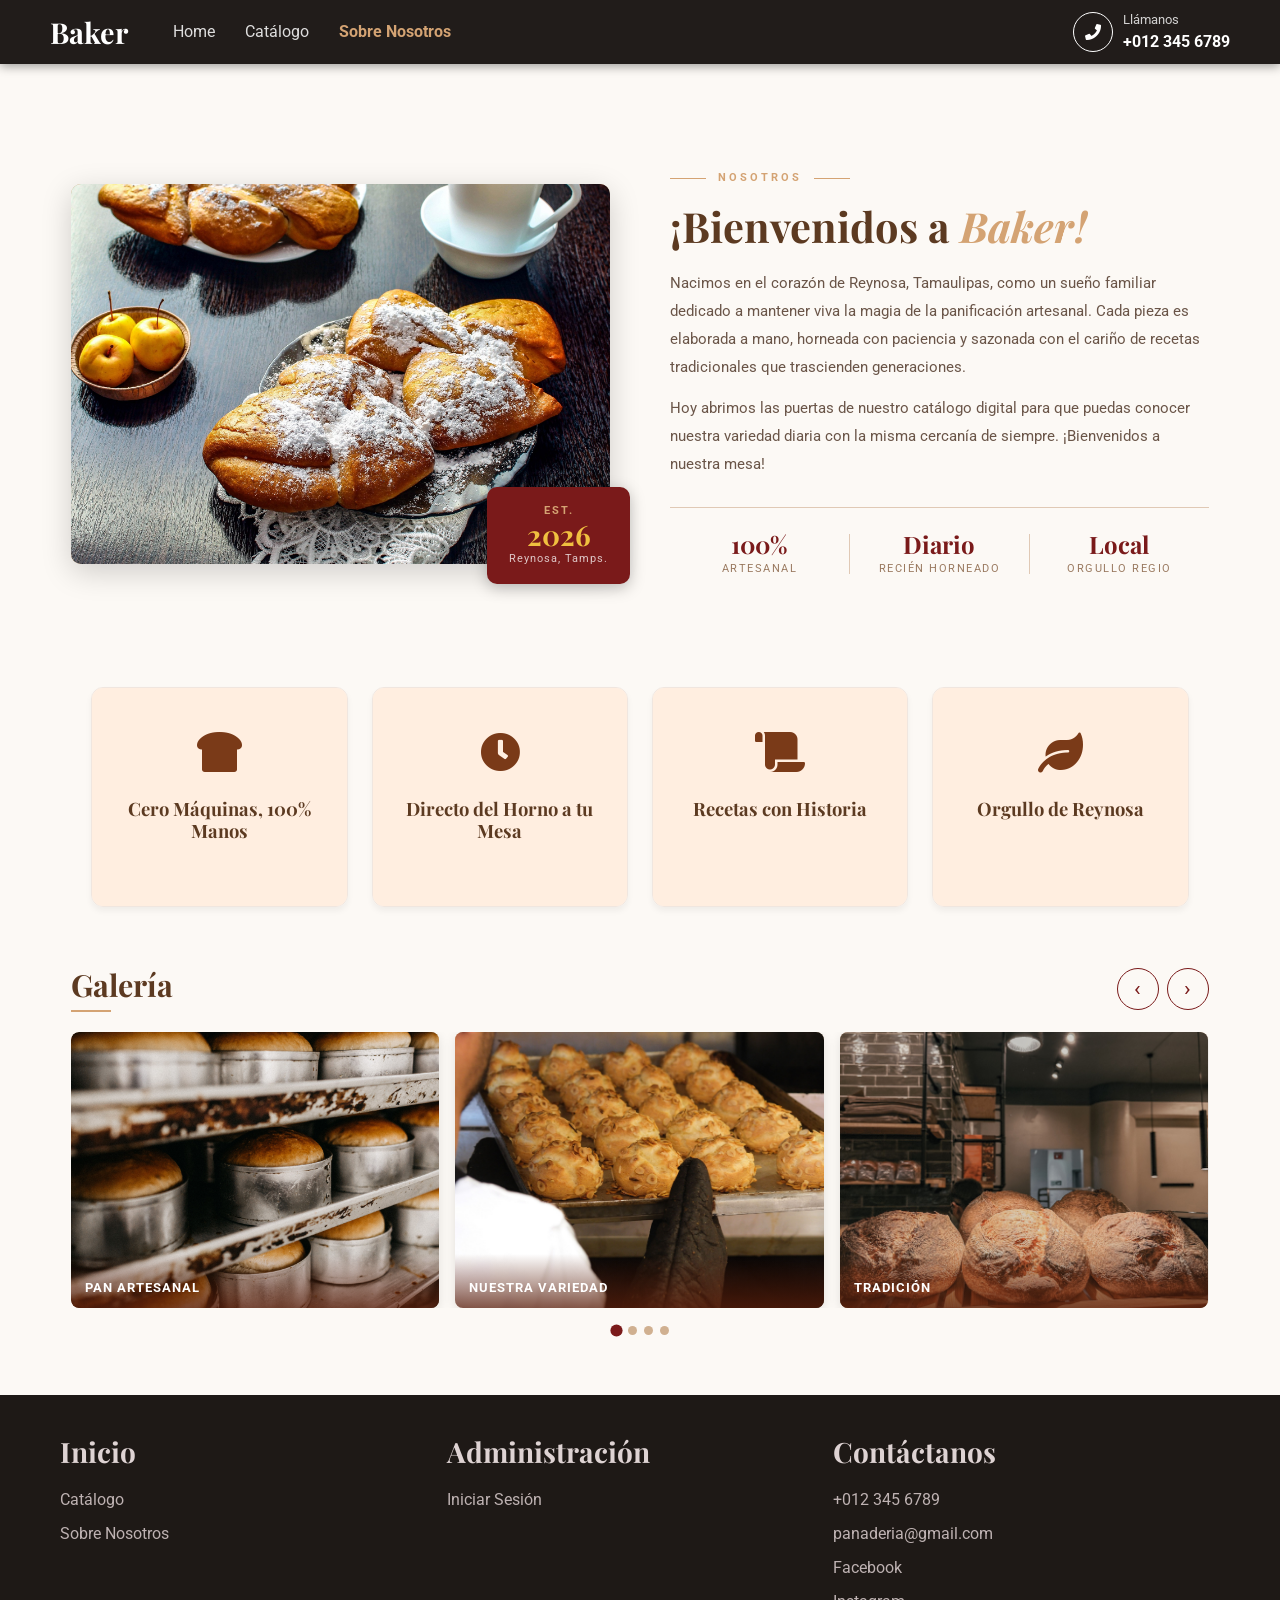
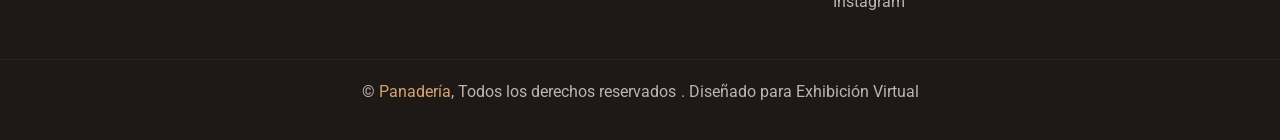
<file: historia.html>
<!DOCTYPE html>
<html lang="es">
<head>
    <meta charset="UTF-8">
    <meta name="viewport" content="width=device-width, initial-scale=1.0">
    <title>Panadería - Sobre Nosotros</title>

    <link rel="preconnect" href="https://fonts.googleapis.com">
    <link rel="preconnect" href="https://fonts.gstatic.com" crossorigin>
    <link href="https://fonts.googleapis.com/css2?family=Playfair+Display:wght@600;700&family=Roboto:wght@400;500&display=swap" rel="stylesheet"> 

    <link href="https://cdnjs.cloudflare.com/ajax/libs/font-awesome/5.10.0/css/all.min.css" rel="stylesheet">
    <link href="https://cdn.jsdelivr.net/npm/bootstrap-icons@1.4.1/font/bootstrap-icons.css" rel="stylesheet">

    <link href="https://cdn.jsdelivr.net/npm/bootstrap@5.3.0/dist/css/bootstrap.min.css" rel="stylesheet">
    <link rel="stylesheet" href="stylehistory.css">
</head>
<body class="historia_html">

    <!-- MENÚ DE NAVEGACIÓN UNIFICADO Y CORREGIDO -->
    <nav class="contenedor-1-inicio">
        <div class="menu-interno">
            <a href="index.html" class="menu-marca">
                <h1 class="logo-texto">Baker</h1>
            </a>
            
            <!-- BOTÓN CORREGIDO CON ICONO DE FONT AWESOME -->
            <button type="button" class="menu-boton-movil" onclick="controlarMenu()">
                <img src="assets/menupan.svg" alt="Menú" class="icono-menu">
            </button>
            
            <!-- 3. Enlaces -->
            <div class="menu-enlaces" id="menuEnlaces">
                <a href="index.html" class="enlace-normal">Home</a>
                <a href="categorias.html" class="enlace-normal">Catálogo</a>
                <a href="historia.html" class="enlace-activo">Sobre Nosotros</a>
            </div>

            
            <div class="bloque-telefono">
                <div class="icono-circulo-telefono">
                    <i class="fa fa-phone"></i>
                </div>
                <div class="datos-telefono">
                    <small class="texto-pequeno">Llámanos</small>
                    <p class="numero-telefono">+012 345 6789</p>
                </div>
            </div>
        </div>
    </nav>
    <!--Fin del menu-->

    <!-- =============================================
         SECCIÓN SOBRE NOSOTROS MEJORADA
         ============================================= -->
    <section class="nosotros-seccion">

        <!-- Bloque superior: collage + texto -->
        <div class="nosotros-layout">

            <!-- COLLAGE DE IMÁGENES (izquierda) -->
            <div class="nosotros-collage">
                <div class="collage-foto-grande">
                    <img src="assets/img1.jpg" id="foto-1" class="foto_carru activa" alt="Panadería Baker">
                    <img src="assets/img2.jpg" id="foto-2" class="foto_carru" alt="Nuestro pan">
                    <img src="assets/img3.jpg" id="foto-3" class="foto_carru" alt="Tradición artesanal">
                </div>
                <div class="collage-etiqueta">
                    <span class="collage-etiqueta-anno">Est.</span> <!-- Creación (fecha) -->
                    <span class="collage-etiqueta-num">2026</span>
                    <span class="collage-etiqueta-texto">Reynosa, Tamps.</span>
                </div>
            </div>

            <!-- TEXTO (derecha) -->
            <div class="nosotros-texto">
                <div class="nosotros-eyebrow">
                    <span class="nosotros-eyebrow-linea"></span>
                    <span class="nosotros-eyebrow-label">Nosotros</span>
                    <span class="nosotros-eyebrow-linea"></span>
                </div>

                <h1 class="nosotros-titulo">
                    ¡Bienvenidos a <em>Baker!</em>
                </h1>

                <p class="nosotros-descripcion">
                    Nacimos en el corazón de Reynosa, Tamaulipas, como un sueño familiar dedicado a mantener 
                    viva la magia de la panificación artesanal. Cada pieza es elaborada a mano, horneada con 
                    paciencia y sazonada con el cariño de recetas tradicionales que trascienden generaciones.
                </p>

                <p class="nosotros-descripcion">
                    Hoy abrimos las puertas de nuestro catálogo digital para que puedas conocer nuestra 
                    variedad diaria con la misma cercanía de siempre. ¡Bienvenidos a nuestra mesa!
                </p>

                <!-- Estadísticas -->
                <div class="nosotros-stats">
                    <div class="stat-item">
                        <span class="stat-num">100%</span>
                        <span class="stat-label">Artesanal</span>
                    </div>
                    <div class="stat-divider"></div>
                    <div class="stat-item">
                        <span class="stat-num">Diario</span>
                        <span class="stat-label">Recién horneado</span>
                    </div>
                    <div class="stat-divider"></div>
                    <div class="stat-item">
                        <span class="stat-num">Local</span>
                        <span class="stat-label">Orgullo Regio</span>
                    </div>
                </div>
            </div>
        </div>

        <!-- TARJETAS DE DATOS -->
        <div class="datos-container">
            <!-- Tarjeta 1 -->
            <div class="dat-card" onclick="this.classList.toggle('activa')">
                <div class="dat-card-frente">
                    <div class="dat-icon"><i class="fas fa-bread-slice"></i></div>
                    <h3>Cero Máquinas, 100% Manos</h3>
                </div>
                <div class="dat-card-reverso">
                    <div class="rev-icon"><i class="fas fa-bread-slice"></i></div>
                    <h3>Cero Máquinas, 100% Manos</h3>
                    <p>Cada una de nuestras piezas se amasa, moldea y decora completamente a mano.</p>
                </div>
            </div>

            <!-- Tarjeta 2 -->
            <div class="dat-card" onclick="this.classList.toggle('activa')">
                <div class="dat-card-frente">
                    <div class="dat-icon"><i class="fas fa-clock"></i></div>
                    <h3>Directo del Horno a tu Mesa</h3>
                </div>
                <div class="dat-card-reverso">
                    <div class="rev-icon"><i class="fas fa-clock"></i></div>
                    <h3>Directo del Horno a tu Mesa</h3>
                    <p>Nuestra producción es del día. Se hornea en la madrugada para asegurar que llegue a tus manos con la máxima frescura, aroma y sabor tradicional.</p>
                </div>
            </div>

            <!-- Tarjeta 3 -->
            <div class="dat-card" onclick="this.classList.toggle('activa')">
                <div class="dat-card-frente">
                    <div class="dat-icon"><i class="fas fa-scroll"></i></div>
                    <h3>Recetas con Historia</h3>
                </div>
                <div class="dat-card-reverso">
                    <div class="rev-icon"><i class="fas fa-scroll"></i></div>
                    <h3>Recetas con Historia</h3>
                    <p>Muchas de las variedades que disfrutas hoy están hechas con recetas familiares que se han cuidado y transmitido por años.</p>
                </div>
            </div>

            <!-- Tarjeta 4 -->
            <div class="dat-card" onclick="this.classList.toggle('activa')">
                <div class="dat-card-frente">
                    <div class="dat-icon"><i class="fas fa-leaf"></i></div>
                    <h3>Orgullo de Reynosa</h3>
                </div>
                <div class="dat-card-reverso">
                    <div class="rev-icon"><i class="fas fa-leaf"></i></div>
                    <h3>Orgullo de Reynosa</h3>
                    <p>Nacimos y crecimos en Reynosa, Tamaulipas. Somos un negocio local y familiar impulsado por adultos mayores.</p>
                </div>
            </div>
        </div>

        <!-- CARRUSEL DE GALERÍA -->
        <div class="galeria-seccion">
            <div class="galeria-encabezado">
                <h2 class="galeria-titulo">Galería</h2>
                <div class="galeria-controles">
                    <button class="galeria-btn" id="galeriaPrev" aria-label="Anterior">&#8249;</button>
                    <button class="galeria-btn" id="galeriaNex" aria-label="Siguiente">&#8250;</button>
                </div>
            </div>

            <div class="galeria-pista-wrap">
                <div class="galeria-pista" id="galeriaPista">
                    <div class="galeria-card">
                        <img src="assets/img4.jpg" alt="Pan artesanal Baker" loading="lazy">
                        <div class="galeria-card-label">Pan Artesanal</div>
                    </div>
                    <div class="galeria-card">
                        <img src="assets/img5.jpg" alt="Variedad Baker" loading="lazy">
                        <div class="galeria-card-label">Nuestra Variedad</div>
                    </div>
                    <div class="galeria-card">
                        <img src="assets/img6.jpg" alt="Tradición Baker" loading="lazy">
                        <div class="galeria-card-label">Tradición</div>
                    </div>
                    <div class="galeria-card">
                        <img src="assets/img7.jpg" alt="Pan recién horneado" loading="lazy">
                        <div class="galeria-card-label">Recién Horneado</div>
                    </div>
                    <div class="galeria-card">
                        <img src="assets/img8.jpg" alt="Sabor casero" loading="lazy">
                        <div class="galeria-card-label">Sabor Casero</div>
                    </div>
                    <div class="galeria-card">
                        <img src="assets/img9.jpg" alt="Hecho con amor" loading="lazy">
                        <div class="galeria-card-label">Hecho con Amor</div>
                    </div>
                </div>
            </div>

            <!-- Puntos indicadores -->
            <div class="galeria-puntos" id="galeriaPuntos"></div>
        </div>

    </section>

    <!-- Contenedor de copyright -->
    <footer>
        <div class="footer-container">
            <div class="footer-column">
                <h3>Inicio</h3>
                <ul>
                    <li><a href="categorias.html">Catálogo</a> </li>
                    <li><a href="historia.html">Sobre Nosotros</a></li>
                </ul>
            </div>

            <div class="footer-column">
                <h3>Administración</h3>
                <ul>
                    <li><a href="login.html">Iniciar Sesión</a></li>
                </ul>
            </div>

            <div class="footer-column">
                <h3>Contáctanos</h3>
                <ul>
                    <li><a href="#">+012 345 6789</a></li>
                    <li><a href="#">panaderia@gmail.com</a></li>
                    <li><a href="#">Facebook</a></li>
                    <li><a href="#">Instagram</a></li>
                </ul>
            </div>
        </div>
        <div class="footer-bottom">
             <p>&copy; <a href="#">Panadería</a>, Todos los derechos reservados</p>
             <p>. Diseñado para Exhibición Virtual</p>
        </div>
    </footer>
<script src="https://cdn.jsdelivr.net/npm/bootstrap@5.3.0/dist/js/bootstrap.bundle.min.js"></script>
    <script src="script.js"></script>
    <script src="scripFiltrado.js"></script>

    <script>
    /* ====================================================
       CARRUSEL PRINCIPAL (foto-1, foto-2, foto-3)
       ==================================================== */
    (function() {
        var total = 3, contador = 1;
        if (!document.getElementById('foto-1')) return;
        setInterval(function() {
            var actual = document.getElementById('foto-' + contador);
            if (actual) actual.classList.remove('activa');
            contador = (contador >= total) ? 1 : contador + 1;
            var siguiente = document.getElementById('foto-' + contador);
            if (siguiente) siguiente.classList.add('activa');
        }, 2000);
    })();

    /* ====================================================
       CARRUSEL GALERÍA
       ==================================================== */
    (function() {
        var pista      = document.getElementById('galeriaPista');
        var btnPrev    = document.getElementById('galeriaPrev');
        var btnNex     = document.getElementById('galeriaNex');
        var contenedor = document.getElementById('galeriaPuntos');
        if (!pista) return;

        var cards      = pista.querySelectorAll('.galeria-card');
        var total      = cards.length;
        var visible    = window.innerWidth < 640 ? 1 : window.innerWidth < 900 ? 2 : 3;
        var maxIdx     = total - visible;
        var actual     = 0;
        var timer;

        function anchoCard() {
            if (!cards[0]) return 0;
            var gap = 16;
            return cards[0].offsetWidth + gap;
        }

        function crearPuntos() {
            contenedor.innerHTML = '';
            for (var i = 0; i <= maxIdx; i++) {
                var d = document.createElement('button');
                d.className = 'galeria-punto' + (i === 0 ? ' activo' : '');
                d.setAttribute('aria-label', 'Ir a imagen ' + (i + 1));
                (function(idx){ d.onclick = function(){ irA(idx); }; })(i);
                contenedor.appendChild(d);
            }
        }

        function actualizarPuntos() {
            var puntos = contenedor.querySelectorAll('.galeria-punto');
            puntos.forEach(function(p, i) {
                p.classList.toggle('activo', i === actual);
            });
        }

        function irA(idx) {
            actual = Math.max(0, Math.min(idx, maxIdx));
            pista.style.transform = 'translateX(-' + (actual * anchoCard()) + 'px)';
            actualizarPuntos();
        }

        function autoPlay() {
            timer = setInterval(function() {
                irA(actual < maxIdx ? actual + 1 : 0);
            }, 3500);
        }

        btnPrev.addEventListener('click', function() { irA(actual - 1); });
        btnNex.addEventListener('click',  function() { irA(actual + 1); });

        pista.parentElement.addEventListener('mouseenter', function() { clearInterval(timer); });
        pista.parentElement.addEventListener('mouseleave', function() { autoPlay(); });

        window.addEventListener('resize', function() {
            visible = window.innerWidth < 640 ? 1 : window.innerWidth < 900 ? 2 : 3;
            maxIdx  = total - visible;
            actual  = Math.min(actual, maxIdx);
            crearPuntos();
            irA(actual);
        });

        crearPuntos();
        autoPlay();
    })();
    </script>
</body>
</html>
</file>
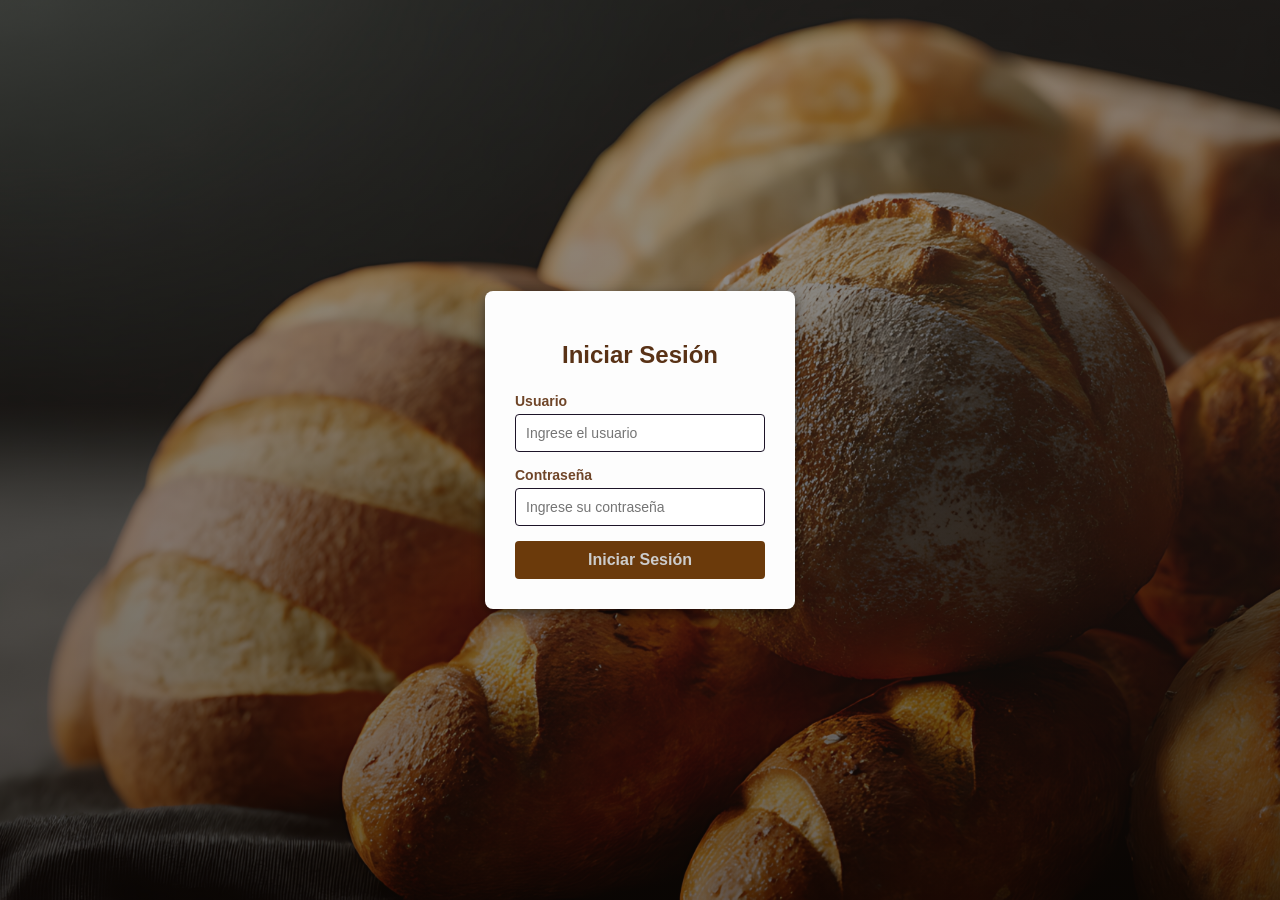
<file: login.html>
<!DOCTYPE html>
<html lang="en">
<head>
    <meta charset="UTF-8">
    <meta name="viewport" content="width=device-width, initial-scale=1.0">
    <title>Login - Panadería</title>
    <link rel="stylesheet" href="stylelogin.css">
</head>
<body class="login-html">
    <div class="login-container">
        <h2 class="login-title">Iniciar Sesión</h2>
        <form id="login-form">
            <div class="form-login">
                <label for="usuario">Usuario</label>
                <input type="text" id="usuario" placeholder="Ingrese el usuario" required>
            </div>
            <div class="form-login">
                <label for="password">Contraseña</label>
                <input type="password" id="password" placeholder="Ingrese su contraseña" required>
            </div>
       
            <button type="submit" class="btn-login">Iniciar Sesión</button>
        </form>
    </div>

    <script>
        // Sustituto de alert(): muestra un mensaje propio (sin la frase
        // "Esta página dice") como una tarjeta en la esquina superior derecha.
        function mostrarAviso(mensaje, tipo) {
            tipo = tipo || 'info';
            let contenedor = document.getElementById('avisoToastContenedor');
            if (!contenedor) {
                contenedor = document.createElement('div');
                contenedor.id = 'avisoToastContenedor';
                contenedor.className = 'aviso-toast-contenedor';
                document.body.appendChild(contenedor);
            }
            const iconos = { exito: '✓', error: '✕', info: 'i' };
            const toast = document.createElement('div');
            toast.className = 'aviso-toast aviso-' + tipo;
            toast.innerHTML = '<span class="aviso-toast-icono">' + (iconos[tipo] || 'i') + '</span><span class="aviso-toast-texto"></span>';
            toast.querySelector('.aviso-toast-texto').textContent = mensaje;
            contenedor.appendChild(toast);
            setTimeout(function() {
                toast.classList.add('aviso-saliendo');
                setTimeout(function() { toast.remove(); }, 280);
            }, 3200);
        }

        const form = document.getElementById('login-form');
        const usuario = document.getElementById('usuario');
        const password = document.getElementById('password');
 
        form.addEventListener('submit', function(event){
            event.preventDefault();
 
            const usuarioValue = usuario.value.trim();
            const passwordValue = password.value.trim();
 
            if(usuarioValue === 'admin' && passwordValue === '1234') {
                mostrarAviso('Inicio de sesión exitoso', 'exito');
                sessionStorage.setItem('adminLogueado', 'true');
                password.value = '';
                usuario.value = '';

                // Pequeña pausa para que el aviso alcance a verse antes de redirigir
                setTimeout(function() {
                    window.location.href = 'paneladmin.html';
                }, 900);

            }else{
                mostrarAviso('Usuario o contraseña incorrectos', 'error');
 
                password.value = '';
                usuario.value = '';
            }
 
        });
    </script>

</body>
</html>
</file>
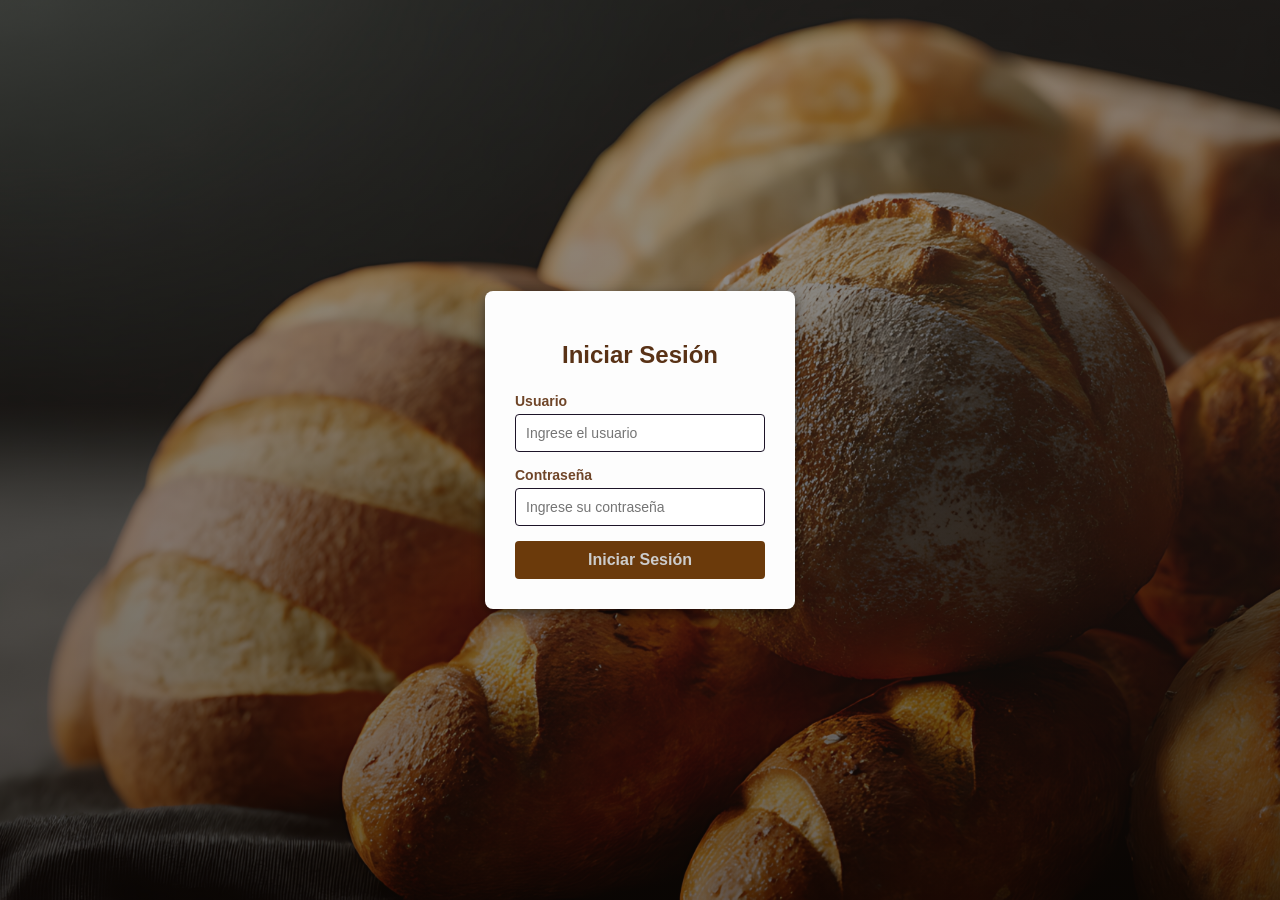
<file: paneladmin.html>
<!DOCTYPE html>
<html lang="es">
<head>
    <meta charset="UTF-8">
    <meta name="viewport" content="width=device-width, initial-scale=1.0">
    <title>Panadería - Panel de Administración</title>

    <!-- Fuentes originales -->
    <link rel="preconnect" href="https://fonts.googleapis.com">
    <link rel="preconnect" href="https://fonts.gstatic.com" crossorigin>
    <link href="https://fonts.googleapis.com/css2?family=Playfair+Display:ital,wght@0,400;0,600;0,700;1,400&family=Roboto:wght@400;500&display=swap" rel="stylesheet">

    <!-- Iconos originales -->
    <link href="https://cdnjs.cloudflare.com/ajax/libs/font-awesome/5.10.0/css/all.min.css" rel="stylesheet">
    <link href="https://cdn.jsdelivr.net/npm/bootstrap-icons@1.4.1/font/bootstrap-icons.css" rel="stylesheet">
    <link rel="stylesheet" href="stylepanel.css">

</head>
<body>

    <!-- MENÚ DE NAVEGACIÓN SUPERIOR -->
    <script>
        // Bloquea el acceso directo al panel si no se inició sesión desde login.html
        if (sessionStorage.getItem('adminLogueado') !== 'true') {
            window.location.href = 'login.html';
        }
    </script>
    <nav class="navbar-custom">
        <div class="navbar-container">
            <a href="index.html" class="logo-text">Baker</a>
            <span class="tag-admin"><i class="fas fa-lock"></i> Panel Admin</span>
        </div>
    </nav>

    <!-- CONTENEDOR PRINCIPAL -->
    <main class="admin-layout">

        <!-- ==========================================================================
           MENÚ LATERAL FIJO — presente en TODAS las secciones del panel
           ========================================================================== -->
        <aside class="sidebar-admin">
            <ul class="sidebar-menu">
                <li class="sidebar-item" data-target="secVisualizar" onclick="irASidebar('secVisualizar')">
                    <i class="bi bi-eye-fill"></i> Visualizar y editar
                </li>
                <li class="sidebar-item" data-target="secAnadir" onclick="irASidebar('secAnadir')">
                    <i class="bi bi-plus-circle-fill"></i> Añadir producto
                </li>
                <li class="sidebar-item" data-target="secCategorias" onclick="irASidebar('secCategorias')">
                    <i class="bi bi-tags-fill"></i> Categorías
                </li>
                <li class="sidebar-item sidebar-salir" onclick="cerrarSesionAdmin()">
                    <i class="bi bi-box-arrow-left"></i> Cerrar sesión
                </li>
            </ul>
        </aside>

        <!-- ==========================================================================
           CONTENIDO: cambia según la opción del menú lateral seleccionada
           ========================================================================== -->
        <div class="contenido-admin">

            <!-- SECCIÓN: AÑADIR PRODUCTO (CON PREVISUALIZACIÓN DE IMAGEN) -->
            <div id="secAnadir" class="seccion-admin">
                <h2 class="mb-4">Añadir Nuevo Producto</h2>
            <form id="formProducto">
                <div class="form-group">
                    <label>Nombre del Producto:</label>
                    <input type="text" id="nombreProducto" class="form-control" required placeholder="Ej. Croissant de Mantequilla">
                </div>
                <div class="form-group">
                    <label>Categoría:</label>
                    <div class="categoria-selector" id="categoriaSelector">
                        <button type="button" class="categoria-selector-boton" id="categoriaBoton">
                            <span id="categoriaBotonTexto">Selecciona una categoría</span>
                            <i class="fas fa-chevron-down"></i>
                        </button>
                        <div class="categoria-selector-lista" id="categoriaLista"></div>
                    </div>
                    <input type="hidden" id="categoriaProducto">
                    <p class="text-muted" style="font-size: 0.85rem; margin-top: 5px;">Elige una categoría.</p>
                </div>
                <div class="form-group">
                    <label>Precio ($):</label>
                    <input type="number" id="precioProducto" class="form-control" required placeholder="Ej. 25">
                </div>
                <div class="form-group">
                    <label>Ingredientes:</label>
                    <input type="text" id="ingredientesProducto" class="form-control" placeholder="Ej. Harina, mantequilla, azúcar">
                </div>
                
                <!-- NUEVO CAMPO: SELECCIONAR IMAGEN -->
                <div class="form-group">
                    <label>Imagen del Producto:</label>
                    <input type="file" id="inputImagen" class="form-control" accept="image/*">
                    
                    <!-- NUEVO CONTENEDOR: CAJA DE PREVISUALIZACIÓN -->
                    <div class="contenedor-previsualizacion" id="vistaPreviaCaja">
                        <p>Vista previa:</p>
                        <img src="" alt="Previsualización" class="img-previa" id="imagenPreviaElemento">
                    </div>
                </div>

                <button type="submit" class="btn-submit">Guardar en Catálogo</button>
            </form>
        </div>

        <!-- SECCIÓN: GESTIÓN DE CATEGORÍAS -->
        <div id="secCategorias" class="seccion-admin" style="display:none;">
            <h2 class="mb-4">Gestión de Categorías</h2>
            <p class="text-muted" style="max-width:560px; margin-top:-10px; margin-bottom:20px;">
                Las categorías que agregues aquí aparecen automáticamente al elegir categoría de un
                producto, en los filtros del catálogo público y en cualquier otra parte del sitio
                donde se listen categorías.
            </p>

            <div class="categorias-admin-nueva">
                <input type="text" id="inputNuevaCategoriaAdmin" placeholder="Nombre de la nueva categoría (ej. Repostería sin azúcar)">
                <button type="button" id="btnAgregarCategoriaAdmin">Agregar categoría</button>
            </div>

            <ul class="lista-categorias-admin" id="listaCategoriasAdmin"></ul>
        </div>

        <!-- SECCIÓN: VISUALIZAR PRODUCTOS -->
        <div id="secVisualizar" class="seccion-admin">
            <h2 class="mb-4">Inventario Actual de Productos</h2>

            <!-- BARRA DE BÚSQUEDA Y ORDENAMIENTO -->
            <div class="barra-busqueda-admin">
                <div class="campo-buscador">
                    <i class="fas fa-search"></i>
                    <input type="text" id="buscadorProductos" class="form-control" placeholder="Buscar producto por nombre o categoría...">
                    <i class="fas fa-times-circle limpiar-busqueda" id="btnLimpiarBusqueda" title="Limpiar búsqueda" style="display:none;"></i>
                </div>
                <button type="button" id="btnOrdenAZ" class="btn-orden" title="Ordenar A-Z">
                    Nombre <i class="fas fa-sort-alpha-down"></i>
                </button>
            </div>

            <table class="tabla-productos">
                <thead>
                    <tr>
                        <th>ID</th>
                        <th>Imagen</th>
                        <th>Nombre</th>
                        <th>Categoría</th>
                        <th>Precio</th>
                        <th>Estado</th>
                        <th title="Mostrar en la página principal">Destacado</th>
                        <th>Acción</th>
                    </tr>
                </thead>
                <tbody id="tablaCuerpoVisualizar"></tbody>
            </table>
        </div>

        <div id="secEditarProducto" class="seccion-admin" style="display: none;">
            <button class="btn-regresar" onclick="irASidebar('secVisualizar')"><i class="bi bi-arrow-left"></i> Volver al Inventario</button>
            <h2 class="mb-4">Editar Datos del Producto</h2>
            
            <form id="formEditarProducto">
                <!-- Campos ocultos de control -->
                <input type="hidden" id="editIdProducto">
                <input type="hidden" id="editImagenActualProducto">

                <div class="form-group">
                    <label for="editNombreProducto">Nombre del Producto:</label>
                    <input type="text" id="editNombreProducto" class="form-control" required placeholder="Ej. Croissant de Mantequilla">
                </div>

                <div class="form-group">
                    <label for="editCategoriaProducto">Categoría:</label>
                    <div class="categoria-selector" id="categoriaSelectorEdit">
                        <button type="button" class="categoria-selector-boton" id="categoriaBotonEdit">
                            <span id="categoriaBotonTextoEdit">Selecciona una categoría</span>
                            <i class="fas fa-chevron-down"></i>
                        </button>
                        <div class="categoria-selector-lista" id="categoriaListaEdit"></div>
                    </div>
                    <input type="hidden" id="editCategoriaProducto">
                </div>

                <div class="form-group">
                    <label for="editPrecioProducto">Precio ($):</label>
                    <input type="number" step="0.01" id="editPrecioProducto" class="form-control" required placeholder="Ej. 25">
                </div>

                <div class="form-group">
                    <label for="editEstadoProducto">Disponibilidad / Estado:</label>
                    <select id="editEstadoProducto" class="form-control" required>
                        <option value="Disponible">Disponible</option>
                        <option value="Agotado">Agotado</option>
                    </select>
                </div>

                <div class="form-group">
                    <label for="editIngredientesProducto">Ingredientes / Descripción:</label>
                    <input type="text" id="editIngredientesProducto" class="form-control" placeholder="Ej. Harina, mantequilla, azúcar">
                </div>

                <div class="form-group">
                    <label for="editInputImagen">Cambiar Imagen del Producto (Opcional):</label>
                    <input type="file" id="editInputImagen" class="form-control" accept="image/*">
                    <p class="text-muted" style="font-size: 0.85rem; margin-top: 5px;">Si no seleccionas ningún archivo, se mantendrá la imagen actual.</p>
                </div>

                <button type="button" class="btn-submit" style="background-color: #d87c20; margin-top: 10px;" onclick="guardarCambiosEditar()">Guardar Cambios</button>
                <button type="button" class="btn-submit" style="background-color: var(--secondary); margin-top: 10px;" onclick="irASidebar('secVisualizar')">Cancelar</button>
            </form>
        </div>

        </div> <!-- fin .contenido-admin -->
    </main>

    <!-- FOOTER -->
    <footer>
        <div class="container">
            <p>&copy; Panadería - Panel de Control Reservado</p>
        </div>
    </footer>

    <!-- LÓGICA JAVASCRIPT NATIVO -->
<script>
        // Sustituto de alert(): tarjeta propia (sin la frase "Esta página dice")
        function mostrarAviso(mensaje, tipo) {
            tipo = tipo || 'info';
            let contenedor = document.getElementById('avisoToastContenedor');
            if (!contenedor) {
                contenedor = document.createElement('div');
                contenedor.id = 'avisoToastContenedor';
                contenedor.className = 'aviso-toast-contenedor';
                document.body.appendChild(contenedor);
            }
            const iconos = { exito: '✓', error: '✕', info: 'i' };
            const toast = document.createElement('div');
            toast.className = 'aviso-toast aviso-' + tipo;
            toast.innerHTML = '<span class="aviso-toast-icono">' + (iconos[tipo] || 'i') + '</span><span class="aviso-toast-texto"></span>';
            toast.querySelector('.aviso-toast-texto').textContent = mensaje;
            contenedor.appendChild(toast);
            setTimeout(function() {
                toast.classList.add('aviso-saliendo');
                setTimeout(function() { toast.remove(); }, 280);
            }, 3200);
        }

        // Sustituto de confirm(): modal propio, devuelve una Promise<boolean>
        function mostrarConfirmacion(mensaje) {
            return new Promise(function(resolve) {
                const fondo = document.createElement('div');
                fondo.className = 'aviso-confirm-fondo';
                const caja = document.createElement('div');
                caja.className = 'aviso-confirm-caja';
                caja.innerHTML =
                    '<p class="aviso-confirm-mensaje"></p>' +
                    '<div class="aviso-confirm-botones">' +
                        '<button type="button" class="aviso-confirm-btn aviso-btn-cancelar">Cancelar</button>' +
                        '<button type="button" class="aviso-confirm-btn aviso-btn-aceptar">Aceptar</button>' +
                    '</div>';
                caja.querySelector('.aviso-confirm-mensaje').textContent = mensaje;
                fondo.appendChild(caja);
                document.body.appendChild(fondo);

                function cerrar(resultado) {
                    fondo.remove();
                    resolve(resultado);
                }
                caja.querySelector('.aviso-btn-aceptar').addEventListener('click', function() { cerrar(true); });
                caja.querySelector('.aviso-btn-cancelar').addEventListener('click', function() { cerrar(false); });
                fondo.addEventListener('click', function(evento) {
                    if (evento.target === fondo) cerrar(false);
                });
            });
        }

        // Oculta todas las secciones y muestra solo la solicitada
        function mostrarSeccion(idSeccion) {
            const secciones = document.querySelectorAll('.seccion-admin');
            secciones.forEach(sec => sec.style.display = 'none');

            document.getElementById(idSeccion).style.display = 'block';
        }

        // Resalta visualmente la opción activa dentro del menú lateral
        function marcarActivoSidebar(elemento) {
            document.querySelectorAll('.sidebar-item').forEach(item => item.classList.remove('activo'));
            if (elemento) elemento.classList.add('activo');
        }

        // Punto central de navegación: usado por el menú lateral en TODAS las secciones
        // para mantener el comportamiento consistente sin importar desde dónde se llame
        function navegarSidebar(idSeccion, elemento) {
            mostrarSeccion(idSeccion);
            marcarActivoSidebar(elemento);

            // Refrescamos los datos correspondientes cada vez que se entra a la sección
            if (idSeccion === 'secVisualizar' && typeof cargarProductosParaVisualizar === 'function') {
                cargarProductosParaVisualizar();
            }
            if (idSeccion === 'secAnadir' && typeof limpiarFormularioAnadir === 'function') {
                limpiarFormularioAnadir();
            }
            if (idSeccion === 'secCategorias' && typeof renderizarGestionCategorias === 'function') {
                renderizarGestionCategorias();
            }
        }

        // Atajo para navegar por id de sección, usado también fuera del menú lateral
        // (ej. el botón "Cancelar" del formulario de edición)
        function irASidebar(idSeccion) {
            const elemento = document.querySelector('.sidebar-item[data-target="' + idSeccion + '"]');
            navegarSidebar(idSeccion, elemento);
        }

        async function cerrarSesionAdmin() {
            const confirmado = await mostrarConfirmacion("¿Estás seguro de que deseas cerrar sesión del Panel Administrativo?");
            if (confirmado) {
                sessionStorage.removeItem('adminLogueado');
                window.location.href = "index.html";
            }
        }

        // Ya no hay pantalla de bienvenida: al entrar al panel se muestra
        // directamente el inventario ("Visualizar y editar").
        document.addEventListener('DOMContentLoaded', function() {
            irASidebar('secVisualizar');
        });
    </script>

    <script src="scriptBD.js"></script>
</body>
</html>
</file>
<file: stylehistory.css>
:root {
    --primary: #d4a373;
    --secondary: #545454;
    --light: #FDF5EB;
    --dark: #1E1916;
}

/* ==========================================================================
   1. CONFIGURACIÓN GENERAL Y TIPOGRAFÍA
   ========================================================================== */
h1, h2, h3 {
    font-family: 'Playfair Display', serif;
    font-weight: 700;
}

.titulo-seccion, .etiqueta-categoria h3 {
    color: var(--primary);
}

/* ==========================================================================
   2. CONTENEDOR 1: NAVBAR FIJO Y ELEMENTOS DE MENÚ
   ========================================================================== */
.contenedor-1-inicio {
    background-color: #211C1A;
    box-shadow: 0 2px 10px rgba(0, 0, 0, 0.4);
    position: fixed;
    top: 0;
    left: 0;
    width: 100%;
    z-index: 1030;
    padding: 10px 50px;
}

.menu-interno {
    display: flex;
    align-items: center;
    max-width: 1400px;
    margin: 0 auto;
    position: relative;
    width: 100%;
    gap: 30px;
}

.menu-marca {
    text-decoration: none;
}

.menu-marca .logo-texto {
    color: #ffffff;
    font-size: 1.8rem;
    margin: 0;
}

.menu-enlaces {
    display: flex; 
    gap: 20px;
    margin-left: 10px;
    margin-right: auto;
}

.menu-enlaces a {
    text-decoration: none;
    color: #ffffff;
    opacity: 0.85;
    transition: .3s;
    padding: 10px 5px;
}

.menu-enlaces a:hover,
.menu-enlaces .enlace-activo {
    opacity: 1;
    font-weight: bold;
    color: var(--primary); 
}

/* ==========================================================================
   3. SUBMENÚ DE CATEGORÍAS (ESPECÍFICO DE PC)
   ========================================================================== */
.menu-dropdown {
    position: relative;
    display: flex;
    align-items: center;
}

.submenu-categorias {
    display: none;
    position: absolute;
    top: 100%;
    left: 0;

    min-width: 180px;
    background-color: #211C1A;

    border-radius: 8px;
    padding: 10px 0;

    box-shadow: 0 5px 15px rgba(0,0,0,.3);

    z-index: 1000;
}

.submenu-categorias a {
    display: block;
    padding: 10px 15px;
    color: white;
    text-decoration: none;
    transition: .3s;
}

.submenu-categorias a:hover {
    background-color: var(--primary);
    color: white;
}

/* Mostrar al pasar el mouse */
.menu-dropdown:hover .submenu-categorias {
    display: block;
}

/* ==========================================================================
   4. BLOQUE DE CONTACTO (TELÉFONO EN NAVBAR)
   ========================================================================== */
.bloque-telefono {
    display: flex;
    align-items: center;
    gap: 10px;
    color: #ffffff;
}

.icono-circulo-telefono {
    width: 40px; 
    height: 40px;
    border: 1px solid #ffffff; 
    border-radius: 50%;
    display: flex;
    align-items: center;
    justify-content: center;
    color: #ffffff; 
}

.datos-telefono .texto-pequeno {
    font-size: 0.8rem; 
    opacity: 0.8;
    color: #ffffff; 
    display: block;
}

.datos-telefono .numero-telefono {
    color: #ffffff; 
    font-weight: bold;
    margin: 0;
}

.menu-boton-movil {
    width: 50px;
    height: 50px;
    background: transparent;
    border: none;
    display: none; 
    cursor: pointer;
}

.menu-boton-movil .icono-menu {
    height: 40px;
    width: 40px;
    filter: invert(100%);
    object-fit: contain;
}

/* ==========================================================================
   5. RESPONSIVE / MEDIA QUERY PARA EL MENÚ MÓVIL
   ========================================================================== */
@media (max-width: 991.98px) {
    .contenedor-1-inicio {
        padding: 10px 20px;
    }

    .menu-interno {
        justify-content: space-between;
        align-items: center;
        flex-wrap: nowrap;
        gap: 0;
    }

    /* Pan + Baker juntos a la izquierda */
    .menu-boton-movil {
        display: flex;
        align-items: center;
        order: 1;
        flex-shrink: 0;
        width: auto;
        height: 44px;
        gap: 0;
    }

    .menu-marca {
        order: 2;
        flex: 1;
        margin: 0 6px 0 4px;
        text-align: left;
    }

    .menu-marca .logo-texto {
        font-size: 1.4rem;
    }

    .bloque-telefono {
        display: none; 
    }

    .menu-enlaces {
        display: none; 
        flex-direction: column; 
        position: absolute;
        top: 60px;
        left: 0;
        width: 100%;
        background-color: #211C1A;
        padding: 20px;
        border-radius: 0 0 10px 10px;
        box-shadow: 0 5px 10px rgba(0,0,0,0.3);
        gap: 15px;
        z-index: 100;
        order: 4;
        margin-left: 0; 
    }

    .menu-enlaces.mostrar {
        display: flex; 
    }

    /* Adaptación del Desplegable en Celular */
    .bloque-categorias {
        width: 100%;          
    }

    .bloque-categorias .enlace-normal {
        display: flex;
        justify-content: space-between;
        align-items: center;
        width: 100%;
    }

    .bloque-categorias:hover .lista-desplegable {
        display: none;        
    }

    .bloque-categorias:focus-within .lista-desplegable,
    .bloque-categorias:active .lista-desplegable {
        display: block;
        position: relative;   
        top: 0;
        width: 100%;          
        box-shadow: none;     
        background-color: #2c2522; 
        margin-top: 10px;
        border-radius: 6px;
    }

    .lista-desplegable a {
        color: #ffffff !important; 
        border-bottom: 1px solid #3d332f;
        padding: 12px 20px !important; 
    }
    
    .lista-desplegable a:hover {
        background-color: #3d332f;
    }

    /* responsive nosotros manejado en la sección nueva al final */

}

/* ==========================================================================
   6. SOBRE NOSOTROS / SECCIÓN DE HISTORIA Y CARRUSEL
   ========================================================================== */
.historia_html {
    font-family: 'Roboto', sans-serif;
    background-color: #fcf9f5; 
    color: #4a3f35; 
    padding-top: 120px;
    display: flex;
    flex-direction: column;
    min-height: 100vh; 
    margin: 0;
}

/* .info_inicial removida — reemplazada por .nosotros-seccion */

.contenedor-carrusel {
    max-width: 650px;
    width: 100%;
    margin: 0 auto;
    position: relative;
    flex: 1;
    box-shadow: 0 2px 10px rgba(0, 0, 0, 0.4);
    border-radius: 8px;
}

.foto_carru {
    width: 100%;
    height: 350px;
    object-fit: cover;
    border-radius: 8px;
    display: none; 
}

.foto_carru.activa {
    display: block;
}

/* .texto_inicial removida — reemplazada por .nosotros-texto */

/* ==========================================================================
   7. TARJETAS DE DATOS CURIOSOS
   ========================================================================== */
.datos-container {
    display: flex;
    flex-wrap: wrap;
    justify-content: center;
    gap: 24px;
    padding: 40px 20px;
    max-width: 1200px;
    margin: 0 auto;
}

/* --- Tarjeta con efecto reveal al hover / tap --- */
.dat-card {
    position: relative;
    border-radius: 12px;
    flex: 1 1 250px;
    max-width: 320px;
    width: 100%;
    overflow: hidden;
    cursor: pointer;
    /* altura fija para que el overlay tenga donde crecer */
    min-height: 220px;
    box-shadow: 0 4px 6px rgba(0, 0, 0, 0.05);
    border: 1px solid #f0e6df;
}

/* Fondo de color siempre visible */
.dat-card::before {
    content: '';
    position: absolute;
    inset: 0;
    background-color: #ffeee0;
    z-index: 0;
    transition: opacity 0.35s ease;
}

/* Overlay oscuro que aparece al hover/tap */
.dat-card::after {
    content: '';
    position: absolute;
    inset: 0;
    background: linear-gradient(135deg, rgba(92, 36, 10, 0.88) 0%, rgba(122, 26, 26, 0.92) 100%);
    opacity: 0;
    transition: opacity 0.35s ease;
    z-index: 1;
}

.dat-card:hover::after,
.dat-card.activa::after {
    opacity: 1;
}

/* Contenido normal (icono + título) */
.dat-card-frente {
    position: relative;
    z-index: 2;
    display: flex;
    flex-direction: column;
    align-items: center;
    justify-content: center;
    padding: 36px 24px 28px;
    text-align: center;
    transition: opacity 0.25s ease, transform 0.3s ease;
}

.dat-card:hover .dat-card-frente,
.dat-card.activa .dat-card-frente {
    opacity: 0;
    transform: translateY(-8px);
}

.dat-icon {
    font-size: 2.5rem;
    margin-bottom: 14px;
    color: #7a3a18;
}

.dat-card h3 {
    color: #5c3a21;
    font-size: 1.15rem;
    margin: 0;
}

/* Contenido oculto (texto descriptivo) */
.dat-card-reverso {
    position: absolute;
    inset: 0;
    z-index: 3;
    display: flex;
    flex-direction: column;
    align-items: center;
    justify-content: center;
    padding: 28px 22px;
    text-align: center;
    opacity: 0;
    transform: translateY(12px);
    transition: opacity 0.35s ease 0.05s, transform 0.35s ease 0.05s;
}

.dat-card:hover .dat-card-reverso,
.dat-card.activa .dat-card-reverso {
    opacity: 1;
    transform: translateY(0);
}

.dat-card-reverso .rev-icon {
    font-size: 1.8rem;
    color: var(--primary);
    margin-bottom: 12px;
}

.dat-card-reverso h3 {
    color: #ffffff;
    font-size: 1.1rem;
    margin-bottom: 10px;
}

.dat-card-reverso p {
    color: rgba(255, 255, 255, 0.88);
    font-size: 0.88rem;
    line-height: 1.65;
    margin: 0;
}

/* ==========================================================================
   8. FOOTER Y PIE DE PÁGINA
   ========================================================================== */
footer {
    background-color: #1E1916;
    margin-top: auto; /* Empuja el footer al fondo si hay poco contenido */
}

.footer-container {
    display: flex;
    justify-content: space-between;
    flex-wrap: wrap;
    max-width: 1200px;
    margin: 0 auto;
    padding: 40px 20px;
}

.footer-column {
    flex: 1 1 200px;
}

.footer-column h3 {
    color: #ded3d3;
    margin-bottom: 15px;
}

.footer-column ul {
    list-style: none;
    padding: 0;
    margin: 0;
}

.footer-column a {
    text-decoration: none;
    color: #beb2b2;
    display: inline-block;
    padding: 5px 0;
    transition: color 0.2s;
}

.footer-column a:hover {
    color: var(--primary);
}

.footer-bottom {
    display: flex;
    justify-content: center;
    gap: 5px;
    color: #beb2b2;
    padding: 20px;
    border-top: 1px solid rgba(255,255,255,0.05);
}

.footer-bottom a {
    color: var(--primary);
    text-decoration: none;
}

/*sub menu footer*/

/* Asegura que el contenedor sea la referencia para el menú flotante */
.footer-column ul li.cate-dropdown {
    position: relative;
    display: block;
}

/* Estilos base para el enlace principal de Categorías */
.enlace-normal {
    text-decoration: none;
    color: #333; /* Cambia al color de tu diseño */
    display: inline-block;
    padding-bottom: 5px;
}

/* Ocultamos el submenú y lo hacemos flotar */
.footer-subcategorias {
    display: none;
    position: absolute;
    top: 100%; /* Aparece justo debajo del texto "Categorías" */
    left: 0;
    background-color: var(--dark); /* Fondo del menú flotante */
    min-width: 160px;
    box-shadow: 0px 8px 16px rgba(0,0,0,0.15); /* Sombra suave */
    border-radius: 4px;
    z-index: 10; /* Asegura que quede por encima de todo */
    padding: 5px 0;
}

/* Estilos para cada subcategoría dentro del menú */
.footer-subcategorias a {
    color: #ffffff;
    padding: 10px 15px;
    text-decoration: none;
    display: block;
    font-size: 14px;
    transition: background 0.2s ease;
}

/* Efecto hover para las subcategorías */
.footer-subcategorias a:hover {
    background-color: #bb6f27; /* Color gris claro al pasar el cursor */
    color: #fcfcfc;
}

/* MOSTRAR EL MENÚ AL PASAR EL CURSOR */
.cate-dropdown:hover .footer-subcategorias {
    display: block;
}

/* ==========================================================================
   SECCIÓN NOSOTROS — NUEVO DISEÑO
   ========================================================================== */
.nosotros-seccion {
    width: 92%;
    max-width: 1300px;
    margin: 0 auto;
    padding: 50px 20px 60px;
}

/* --- Layout superior: collage + texto --- */
.nosotros-layout {
    display: flex;
    align-items: center;
    gap: 60px;
    flex-wrap: wrap;
    margin-bottom: 70px;
}

/* --- Collage --- */
.nosotros-collage {
    flex: 1 1 380px;
    position: relative;
    min-height: 380px;
}

.collage-foto-grande {
    width: 100%;
    border-radius: 10px;
    overflow: hidden;
    box-shadow: 0 8px 30px rgba(0,0,0,0.18);
    background: #c8a070;
}

/* reutiliza las clases foto_carru ya definidas arriba */
.collage-foto-grande .foto_carru {
    height: 380px;
    transition: opacity 0.6s ease;
}

.collage-etiqueta {
    position: absolute;
    bottom: -20px;
    right: -20px;
    background: #7a1a1a;
    color: #fff;
    border-radius: 10px;
    padding: 16px 22px;
    text-align: center;
    box-shadow: 0 4px 15px rgba(0,0,0,0.25);
    display: flex;
    flex-direction: column;
    align-items: center;
    gap: 2px;
}

.collage-etiqueta-anno {
    font-size: 11px;
    letter-spacing: 2px;
    text-transform: uppercase;
    color: var(--primary);
    font-weight: 700;
}

.collage-etiqueta-num {
    font-family: 'Playfair Display', serif;
    font-size: 28px;
    font-weight: 700;
    color: #f0c040;
    line-height: 1;
}

.collage-etiqueta-texto {
    font-size: 11px;
    color: rgba(255,255,255,0.75);
    letter-spacing: 1px;
}

/* --- Texto nosotros --- */
.nosotros-texto {
    flex: 1 1 380px;
}

.nosotros-eyebrow {
    display: flex;
    align-items: center;
    gap: 12px;
    margin-bottom: 14px;
}

.nosotros-eyebrow-linea {
    flex: 0 0 36px;
    height: 1px;
    background: var(--primary);
}

.nosotros-eyebrow-label {
    font-size: 11px;
    letter-spacing: 3px;
    text-transform: uppercase;
    color: var(--primary);
    font-weight: 700;
}

.nosotros-titulo {
    font-family: 'Playfair Display', serif;
    font-size: 2.6rem;
    color: #5c3a21;
    line-height: 1.2;
    margin-bottom: 20px;
}

.nosotros-titulo em {
    font-style: italic;
    color: var(--primary);
}

.nosotros-descripcion {
    font-size: 15px;
    color: #6a5548;
    line-height: 1.85;
    margin-bottom: 14px;
}

/* --- Stats --- */
.nosotros-stats {
    display: flex;
    gap: 0;
    align-items: center;
    margin-top: 28px;
    padding-top: 24px;
    border-top: 1px solid #e0c9b5;
    flex-wrap: wrap;
}

.stat-item {
    flex: 1 1 80px;
    text-align: center;
    padding: 0 10px;
}

.stat-num {
    display: block;
    font-family: 'Playfair Display', serif;
    font-size: 1.5rem;
    color: #7a1a1a;
    font-weight: 700;
    line-height: 1;
}

.stat-label {
    display: block;
    font-size: 11px;
    color: #9a7a60;
    text-transform: uppercase;
    letter-spacing: 1.5px;
    margin-top: 5px;
}

.stat-divider {
    width: 1px;
    height: 40px;
    background: #e0c9b5;
    align-self: center;
    flex-shrink: 0;
}

/* ==========================================================================
   CARRUSEL GALERÍA
   ========================================================================== */
.galeria-seccion {
    margin-top: 20px;
}

.galeria-encabezado {
    display: flex;
    align-items: center;
    justify-content: space-between;
    margin-bottom: 20px;
}

.galeria-titulo {
    font-family: 'Playfair Display', serif;
    font-size: 1.9rem;
    color: #5c3a21;
    margin: 0;
    position: relative;
}

.galeria-titulo::after {
    content: '';
    display: block;
    width: 40px;
    height: 2px;
    background: var(--primary);
    margin-top: 6px;
}

.galeria-controles {
    display: flex;
    gap: 8px;
}

.galeria-btn {
    width: 42px;
    height: 42px;
    border-radius: 50%;
    border: 1.5px solid #7a1a1a;
    background: transparent;
    color: #7a1a1a;
    font-size: 22px;
    cursor: pointer;
    line-height: 1;
    display: flex;
    align-items: center;
    justify-content: center;
    transition: background 0.2s, color 0.2s;
}

.galeria-btn:hover {
    background: #7a1a1a;
    color: #fff;
}

.galeria-pista-wrap {
    overflow: hidden;
    border-radius: 8px;
}

.galeria-pista {
    display: flex;
    gap: 16px;
    transition: transform 0.45s cubic-bezier(0.25, 0.46, 0.45, 0.94);
}

.galeria-card {
    flex: 0 0 calc(33.333% - 11px);
    border-radius: 8px;
    overflow: hidden;
    position: relative;
    aspect-ratio: 4 / 3;
    background: #d0b090;
    box-shadow: 0 3px 12px rgba(0,0,0,0.1);
    transition: transform 0.3s ease, box-shadow 0.3s ease;
}

.galeria-card:hover {
    transform: translateY(-4px);
    box-shadow: 0 10px 24px rgba(0,0,0,0.16);
}

.galeria-card img {
    width: 100%;
    height: 100%;
    object-fit: cover;
    display: block;
}

.galeria-card-label {
    position: absolute;
    bottom: 0;
    left: 0;
    right: 0;
    background: linear-gradient(transparent, rgba(90, 30, 10, 0.75));
    color: #fff;
    font-size: 13px;
    font-weight: 700;
    letter-spacing: 1px;
    text-transform: uppercase;
    padding: 24px 14px 10px;
}

/* Puntos indicadores */
.galeria-puntos {
    display: flex;
    justify-content: center;
    gap: 7px;
    margin-top: 18px;
}

.galeria-punto {
    width: 9px;
    height: 9px;
    border-radius: 50%;
    border: none;
    background: #d0b090;
    cursor: pointer;
    padding: 0;
    transition: background 0.25s, transform 0.25s;
}

.galeria-punto.activo {
    background: #7a1a1a;
    transform: scale(1.35);
}

/* ==========================================================================
   RESPONSIVE — NOSOTROS Y GALERÍA
   ========================================================================== */
@media (max-width: 900px) {
    .nosotros-layout {
        flex-direction: column;
        gap: 40px;
    }
    .collage-etiqueta {
        bottom: -14px;
        right: 10px;
    }
    .nosotros-titulo {
        font-size: 2rem;
    }
    .galeria-card {
        flex: 0 0 calc(50% - 8px);
    }
}

@media (max-width: 640px) {
    .nosotros-seccion {
        padding: 30px 16px 40px;
    }
    .nosotros-titulo {
        font-size: 1.7rem;
    }
    .galeria-card {
        flex: 0 0 100%;
    }
    .stat-num {
        font-size: 1.2rem;
    }
}
</file>
<file: stylelogin.css>
/* ==========================================================================
   10. SECCIÓN LOGIN
   ========================================================================== */
.login-html {
    background-image: linear-gradient(rgba(52, 47, 41, 0.5), rgba(16, 9, 5, 0.607)), url(assets/loginimg.jpg);
    font-family: Verdana, Geneva, Tahoma, sans-serif;
    background-size: cover;
    background-position: center;
    display: flex;
    justify-content: center;
    align-items: center;
    height: 100vh;
    margin: 0;
}

.login-container {
    background-color: #fdfdfd;
    padding: 30px;
    border-radius: 8px;
    box-shadow: 0 4px 12px rgba(0, 0, 0, 0.5);
    max-width: 250px;
    width: 100%;
}

.login-title {
    text-align: center;
    margin-bottom: 24px;
    color: #593216;
}

.form-login {
    margin-bottom: 15px;
}

.form-login label {
    display: block;
    margin-bottom: 5px;
    font-size: 14px;
    font-weight: bold;
    color: #6f4528;
}

.form-login input {
    width: 100%;
    padding: 10px;
    border: 1px solid #1d1428;
    border-radius: 4px;
    box-sizing: border-box;
    font-size: 14px;
}

.btn-login {
    width: 100%;
    padding: 10px;
    background-color: #6b3a0b;
    color: #cccccc;
    border: none;
    border-radius: 4px;
    font-size: 16px;
    font-weight: bold;
    cursor: pointer;
    transition: background-color 0.3s ease;
}

.btn-login:hover {
    background-color: #3a1e0e;
}
/* ==========================================================================
   11. AVISOS PROPIOS (reemplazan el alert() nativo del navegador)
   ========================================================================== */
.aviso-toast-contenedor {
    position: fixed;
    top: 20px;
    right: 20px;
    z-index: 99999;
    display: flex;
    flex-direction: column;
    gap: 12px;
    max-width: 320px;
}

.aviso-toast {
    display: flex;
    align-items: flex-start;
    gap: 12px;
    background: #fdfdfd;
    color: #3a2415;
    border-radius: 8px;
    padding: 14px 16px;
    box-shadow: 0 8px 24px rgba(0, 0, 0, 0.3);
    border-left: 5px solid #6b3a0b;
    font-family: Verdana, Geneva, Tahoma, sans-serif;
    font-size: 14px;
    line-height: 1.4;
    opacity: 0;
    transform: translateX(40px);
    animation: aviso-entrar 0.35s ease forwards;
}

.aviso-toast.aviso-saliendo { animation: aviso-salir 0.3s ease forwards; }
.aviso-toast.aviso-exito { border-left-color: #5c8a52; }
.aviso-toast.aviso-error { border-left-color: #c2492f; }

.aviso-toast-icono {
    flex-shrink: 0;
    width: 24px;
    height: 24px;
    border-radius: 50%;
    display: flex;
    align-items: center;
    justify-content: center;
    font-weight: bold;
    font-size: 13px;
    color: #fff;
    background: #6b3a0b;
}

.aviso-toast.aviso-exito .aviso-toast-icono { background: #5c8a52; }
.aviso-toast.aviso-error .aviso-toast-icono { background: #c2492f; }

.aviso-toast-texto { flex: 1; padding-top: 2px; }

@keyframes aviso-entrar {
    from { opacity: 0; transform: translateX(40px); }
    to   { opacity: 1; transform: translateX(0); }
}
@keyframes aviso-salir {
    from { opacity: 1; transform: translateX(0); }
    to   { opacity: 0; transform: translateX(40px); }
}
</file>
<file: stylepanel.css>
:root {
    --primary: #d4a373;    
    --secondary: #545454;
    --light: #FDF5EB;
    --dark: #1E1916;
    --success: #28a745;
    --danger: #dc3545;
}

* {
    box-sizing: border-box;
    margin: 0;
    padding: 0;
}

body {
    font-family: 'Roboto', sans-serif;
    background-color: #fcf9f5; 
    color: #4a3f35; 
    padding-top: 74px; 
    min-height: 100vh;
    display: flex;
    flex-direction: column;
}

        h1, h2, h3 {
            font-family: 'Playfair Display', serif;
            font-weight: 700;
        }

        .container {
            width: 100%;
            max-width: 1000px;
            margin: 0 auto;
            padding: 0 20px;
            flex-grow: 1;
        }

        .text-center { text-align: center; }
        .mb-4 { margin-bottom: 1.5rem; }
        .mb-5 { margin-bottom: 3rem; }

        /* ==========================================================================
           NAVBAR SIMPLIFICADA PARA EL ADMIN
           ========================================================================== */
        .navbar-custom {
            background-color: #211C1A; 
            box-shadow: 0 2px 10px rgba(0, 0, 0, 0.4); 
            position: fixed;
            top: 0;
            left: 0;
            width: 100%;
            height: 74px;
            display: flex;
            align-items: center;
            z-index: 1030;
            padding: 0 30px;
        }

        .navbar-container {
            display: flex;
            justify-content: space-between;
            align-items: center;
            width: 100%;
            max-width: 1400px;
            margin: 0 auto;
        }

        .navbar-custom .logo-text {
            font-family: 'Playfair Display', serif;
            font-weight: 700;
            color: #ffffff; 
            font-size: 1.8rem;
            text-decoration: none;
        }

        .tag-admin {
            background-color: var(--primary);
            color: white;
            padding: 5px 12px;
            border-radius: 20px;
            font-size: 0.85rem;
            font-weight: bold;
        }

        /* ==========================================================================
           LAYOUT CON MENÚ LATERAL (SIDEBAR) — presente en todas las secciones
           ========================================================================== */
        .admin-layout {
            display: flex;
            align-items: stretch;
            gap: 0;
            width: 100%;
            max-width: none;
            margin: 0;
            padding: 0;
            flex-grow: 1;
        }

        .sidebar-admin {
            background-color: #5c4a3a;
            border-radius: 0;
            padding: 30px 0;
            width: 250px;
            flex-shrink: 0;
            box-shadow: 2px 0 6px rgba(0,0,0,0.08);
        }

        .sidebar-menu {
            list-style: none;
            position: sticky;
            top: 74px;
        }

        .sidebar-item {
            display: flex;
            align-items: center;
            gap: 12px;
            padding: 14px 22px;
            color: #f1ece6;
            cursor: pointer;
            font-size: 0.95rem;
            font-weight: 500;
            border-left: 3px solid transparent;
            transition: background-color 0.25s ease, border-color 0.25s ease, color 0.25s ease;
        }

        .sidebar-item i {
            font-size: 1.1rem;
            color: var(--primary);
            width: 20px;
            text-align: center;
        }

        .sidebar-item:hover {
            background-color: rgba(212, 163, 115, 0.12);
        }

        .sidebar-item.activo {
            background-color: rgba(212, 163, 115, 0.18);
            border-left: 3px solid var(--primary);
            color: var(--primary);
        }

        .sidebar-salir {
            margin-top: 12px;
            padding-top: 18px;
            border-top: 1px solid rgba(255,255,255,0.1);
        }

        .sidebar-salir:hover {
            background-color: rgba(220, 53, 69, 0.15);
        }

        .sidebar-salir i {
            color: #e88a8a;
        }

        .contenido-admin {
            flex-grow: 1;
            min-width: 0;
            padding: 55px 60px;
        }

        @media (max-width: 768px) {
            .admin-layout {
                flex-direction: column;
            }
            .sidebar-admin {
                width: 100%;
            }
            .sidebar-menu {
                position: static;
                display: flex;
                flex-wrap: wrap;
            }
            .sidebar-item {
                border-left: none;
                border-bottom: 3px solid transparent;
            }
            .sidebar-item.activo {
                border-left: none;
                border-bottom: 3px solid var(--primary);
            }
            .sidebar-item.sidebar-salir {
                flex: 1 1 100%;
                justify-content: center;
                border-top: 1px solid rgba(255,255,255,0.15);
                border-bottom: none;
            }
            .contenido-admin {
                padding: 25px 16px;
            }
        }

        /* ==========================================================================
           PANEL PRINCIPAL DE OPCIONES (MENU ADMIN) — ya no se usa como menú,
           se deja por si se reutiliza en otra vista
           ========================================================================== */
        .grid-menu-admin {
            display: grid;
            grid-template-columns: repeat(auto-fit, minmax(220px, 1fr));
            gap: 25px;
            margin-top: 20px;
        }

        .tarjeta-opcion {
            background: #ffffff;
            border: 1px solid #dee2e6;
            border-radius: 12px;
            padding: 40px 20px;
            text-align: center;
            cursor: pointer;
            box-shadow: 0 4px 6px rgba(0,0,0,0.05);
            transition: all 0.3s ease;
        }

        .tarjeta-opcion:hover {
            transform: translateY(-5px);
            border-color: var(--primary);
            box-shadow: 0 10px 15px rgba(0,0,0,0.1);
        }

        .tarjeta-opcion i {
            font-size: 3rem;
            color: var(--primary);
            margin-bottom: 15px;
            display: block;
        }

        .tarjeta-opcion h3 {
            font-size: 1.3rem;
            color: var(--dark);
        }

        .tarjeta-opcion.opcion-salir:hover {
            border-color: var(--danger);
        }
        .tarjeta-opcion.opcion-salir:hover i {
            color: var(--danger);
        }

        /* ==========================================================================
           SECCIONES DE CONTENIDO (Ocultas por defecto)
           ========================================================================== */
        .seccion-admin {
            display: none; /* Controlado por JS */
            background: #ffffff;
            border: 1px solid #dee2e6;
            border-radius: 12px;
            padding: 30px;
            box-shadow: 0 4px 6px rgba(0,0,0,0.05);
            animation: fadeIn 0.4s ease;
        }

        @keyframes fadeIn {
            from { opacity: 0; transform: translateY(10px); }
            to { opacity: 1; transform: translateY(0); }
        }

        /* Botón de regreso */
        .btn-regresar {
            background: none;
            border: none;
            color: var(--primary);
            font-weight: bold;
            cursor: pointer;
            display: inline-flex;
            align-items: center;
            gap: 8px;
            margin-bottom: 20px;
            font-size: 1rem;
        }
        .btn-regresar:hover {
            text-decoration: underline;
        }

        /* ==========================================================================
           ESTILOS FORMULARIOS Y PREVISUALIZACIÓN DE IMAGEN
           ========================================================================== */
        .form-group {
            margin-bottom: 15px;
        }
        .form-group label {
            display: block;
            margin-bottom: 5px;
            font-weight: 500;
        }
        .form-control {
            width: 100%;
            padding: 10px;
            border: 1px solid #ccc;
            border-radius: 6px;
            font-family: inherit;
        }
        
        /* Contenedor y diseño del visor de imagen */
        .contenedor-previsualizacion {
            margin-top: 10px;
            display: none; /* Oculto inicialmente hasta que suban una foto */
            text-align: left;
        }
        .contenedor-previsualizacion p {
            font-size: 0.9rem;
            margin-bottom: 5px;
            font-weight: 500;
            color: var(--secondary);
        }
        .img-previa {
            max-width: 200px;
            max-height: 200px;
            object-fit: cover;
            border-radius: 8px;
            border: 2px dashed var(--primary);
            padding: 4px;
        }

        .btn-submit {
            background-color: var(--primary);
            color: white;
            border: none;
            padding: 12px 20px;
            border-radius: 6px;
            cursor: pointer;
            font-weight: bold;
            width: 100%;
            margin-top: 15px;
        }
        .btn-submit:hover { background-color: #b98453; }

        /* Barra de búsqueda y ordenamiento del inventario */
        .barra-busqueda-admin {
            display: flex;
            gap: 12px;
            align-items: center;
            margin-bottom: 15px;
            flex-wrap: wrap;
        }
        .campo-buscador {
            position: relative;
            flex: 1;
            min-width: 220px;
        }
        .campo-buscador i.fa-search {
            position: absolute;
            left: 12px;
            top: 50%;
            transform: translateY(-50%);
            color: var(--secondary);
            opacity: 0.6;
        }
        .campo-buscador input#buscadorProductos {
            padding-left: 36px;
            padding-right: 34px;
            margin-bottom: 0;
        }
        .campo-buscador input#buscadorProductos:focus {
            outline: none;
            border-color: var(--primary);
            box-shadow: 0 0 0 2px rgba(212, 163, 115, 0.25);
        }
        .campo-buscador .limpiar-busqueda {
            position: absolute;
            right: 12px;
            top: 50%;
            transform: translateY(-50%);
            color: var(--secondary);
            opacity: 0.6;
            cursor: pointer;
        }
        .campo-buscador .limpiar-busqueda:hover { opacity: 1; }
        .btn-orden {
            background-color: white;
            border: 1px solid #ccc;
            color: var(--secondary);
            padding: 10px 16px;
            border-radius: 6px;
            font-weight: 500;
            cursor: pointer;
            white-space: nowrap;
            transition: background-color 0.2s, border-color 0.2s;
        }
        .btn-orden:hover {
            border-color: var(--primary);
            color: var(--primary);
            background-color: #fdf5eb;
        }
        .fila-sin-resultados td { font-size: 0.95rem; }

        @media (max-width: 576px) {
            .barra-busqueda-admin { flex-direction: column; align-items: stretch; }
            .btn-orden { width: 100%; }
        }

        /* Tabla de Productos */
        .tabla-productos {
            width: 100%;
            border-collapse: collapse;
            margin-top: 15px;
        }
        .tabla-productos th, .tabla-productos td {
            border: 1px solid #dee2e6;
            padding: 12px;
            text-align: left;
        }
        .tabla-productos th {
            background-color: #f8f9fa;
        }
        .btn-action-del {
            background-color: var(--danger);
            color: white;
            border: none;
            padding: 6px 12px;
            border-radius: 4px;
            cursor: pointer;
        }

        /* Acciones de la fila: íconos de Editar (lápiz) y Eliminar (basura) */
        .acciones-fila {
            display: flex;
            gap: 8px;
            justify-content: center;
            align-items: center;
        }
        .btn-icono {
            width: 36px;
            height: 36px;
            border: none;
            border-radius: 6px;
            cursor: pointer;
            display: inline-flex;
            align-items: center;
            justify-content: center;
            font-size: 14px;
            color: white;
            transition: background-color 0.3s ease, transform 0.15s ease;
        }
        .btn-icono:hover {
            transform: translateY(-1px);
        }
        .btn-icono-editar {
            background-color: #d87c20;
        }
        .btn-icono-editar:hover {
            background-color: #905218;
        }
        .btn-icono-eliminar {
            background-color: #dc3545;
        }
        .btn-icono-eliminar:hover {
            background-color: #961c28;
        }

        /* ==========================================================================
           TABLA DE PRODUCTOS RESPONSIVA (móvil)
           Convierte cada fila de la tabla en una tarjeta apilada cuando la
           pantalla es angosta, en vez de desbordarse o cortarse.
           ========================================================================== */
        @media (max-width: 768px) {
            .tabla-productos thead {
                display: none; /* Ocultamos encabezados, cada dato lleva su propia etiqueta */
            }
            .tabla-productos, .tabla-productos tbody,
            .tabla-productos tr, .tabla-productos td {
                display: block;
                width: 100%;
            }
            .tabla-productos tr {
                margin-bottom: 16px;
                border: 1px solid #dee2e6;
                border-radius: 10px;
                overflow: hidden;
                box-shadow: 0 2px 6px rgba(0,0,0,0.08);
            }
            .tabla-productos td {
                border: none;
                border-bottom: 1px solid #f0f0f0;
                padding: 10px 12px 10px 45%;
                position: relative;
                min-height: 20px;
                text-align: right;
                word-break: break-word;
            }
            .tabla-productos td:last-child {
                border-bottom: none;
            }
            /* La etiqueta de cada dato se toma de data-label, definido en el JS */
            .tabla-productos td::before {
                content: attr(data-label);
                position: absolute;
                left: 12px;
                width: 40%;
                text-align: left;
                font-weight: bold;
                color: var(--primary);
                white-space: nowrap;
                overflow: hidden;
                text-overflow: ellipsis;
            }
            /* Celda de imagen y de acción se ven mejor centradas, sin recorte */
            .tabla-productos td[data-label="Imagen"] {
                text-align: center;
                padding-left: 12px;
                background-color: #faf7f4;
            }
            .tabla-productos td[data-label="Imagen"]::before {
                display: none;
            }
            .tabla-productos td[data-label="Acción"] {
                text-align: center;
                padding-left: 12px;
            }
            .tabla-productos td[data-label="Acción"]::before {
                display: none;
            }
            .tabla-productos td[data-label="Acción"] .acciones-fila {
                justify-content: center;
            }
            .tabla-productos td[data-label="Acción"] .btn-icono {
                flex: 1;
                max-width: 120px;
            }
        }

        /* ==========================================================================
           FOOTER
           ========================================================================== */
        footer {
            background-color: #1E1916;
            color: #beb2b2;
            text-align: center;
            padding: 20px;
        }

        /* ==========================================================================
           SELECTOR DE CATEGORÍA PERSONALIZADO (reemplaza el datalist nativo)
           Desplegable propio, con opción de escribir categorías nuevas y
           eliminar las que el admin haya agregado.
           ========================================================================== */
        .categoria-selector {
            position: relative;
        }

        .categoria-selector-boton {
            width: 100%;
            display: flex;
            justify-content: space-between;
            align-items: center;
            gap: 10px;
            padding: 10px;
            border: 1px solid #ccc;
            border-radius: 6px;
            background-color: #ffffff;
            font-family: inherit;
            font-size: 1rem;
            color: #4a3f35;
            cursor: pointer;
            text-align: left;
            transition: border-color 0.2s ease;
        }
        .categoria-selector-boton:hover {
            border-color: var(--primary);
        }
        .categoria-selector-boton.placeholder-activo span {
            color: #6c757d;
        }
        .categoria-selector-boton i {
            color: var(--secondary);
            transition: transform 0.2s ease;
            flex-shrink: 0;
        }
        .categoria-selector.abierto .categoria-selector-boton i {
            transform: rotate(180deg);
        }
        .categoria-selector.abierto .categoria-selector-boton {
            border-color: var(--primary);
            box-shadow: 0 0 0 2px rgba(212, 163, 115, 0.25);
        }

        .categoria-selector-lista {
            display: none;
            position: absolute;
            top: calc(100% + 6px);
            left: 0;
            right: 0;
            background-color: #ffffff;
            border: 1px solid #ddd;
            border-radius: 8px;
            box-shadow: 0 10px 24px rgba(0,0,0,0.15);
            z-index: 50;
            max-height: 260px;
            overflow-y: auto;
            padding: 6px;
        }
        .categoria-selector.abierto .categoria-selector-lista {
            display: block;
        }

        .categoria-opcion {
            display: flex;
            align-items: center;
            justify-content: space-between;
            gap: 8px;
            padding: 10px 12px;
            border-radius: 6px;
            cursor: pointer;
            font-size: 0.95rem;
        }
        .categoria-opcion:hover {
            background-color: #fdf5eb;
        }
        .categoria-opcion.seleccionada {
            background-color: rgba(212, 163, 115, 0.18);
            color: var(--primary);
            font-weight: 600;
        }

        .categoria-opcion-eliminar {
            background: none;
            border: none;
            color: var(--danger);
            opacity: 0.55;
            cursor: pointer;
            padding: 4px 8px;
            border-radius: 4px;
            font-size: 0.85rem;
            flex-shrink: 0;
        }
        .categoria-opcion-eliminar:hover {
            opacity: 1;
            background-color: rgba(220, 53, 69, 0.1);
        }

        .categoria-selector-separador {
            border-top: 1px solid #eee;
            margin: 6px 2px;
        }

        .categoria-nueva-fila {
            display: flex;
            gap: 6px;
            padding: 6px 2px 2px;
        }
        .categoria-nueva-fila input {
            flex: 1;
            min-width: 0;
            padding: 8px 10px;
            border: 1px solid #ccc;
            border-radius: 6px;
            font-family: inherit;
            font-size: 0.9rem;
        }
        .categoria-nueva-fila input:focus {
            outline: none;
            border-color: var(--primary);
        }
        .categoria-nueva-fila button {
            background-color: var(--primary);
            color: #ffffff;
            border: none;
            border-radius: 6px;
            padding: 0 14px;
            font-weight: 600;
            cursor: pointer;
            white-space: nowrap;
        }
        .categoria-nueva-fila button:hover {
            background-color: #b98453;
        }
        
/* ==========================================================================
   AVISOS PROPIOS (reemplazan alert()/confirm() nativos del navegador)
   ========================================================================== */
.aviso-toast-contenedor {
    position: fixed;
    top: 20px;
    right: 20px;
    z-index: 99999;
    display: flex;
    flex-direction: column;
    gap: 12px;
    max-width: 340px;
}

.aviso-toast {
    display: flex;
    align-items: flex-start;
    gap: 12px;
    background: var(--light, #FDF5EB);
    color: var(--dark, #1E1916);
    border-radius: 8px;
    padding: 14px 16px;
    box-shadow: 0 8px 24px rgba(0, 0, 0, 0.3);
    border-left: 5px solid var(--primary, #d4a373);
    font-family: 'Roboto', sans-serif;
    font-size: 14px;
    line-height: 1.4;
    opacity: 0;
    transform: translateX(40px);
    animation: aviso-entrar 0.35s ease forwards;
}

.aviso-toast.aviso-saliendo { animation: aviso-salir 0.3s ease forwards; }
.aviso-toast.aviso-exito { border-left-color: #5c8a52; }
.aviso-toast.aviso-error { border-left-color: #c2492f; }

.aviso-toast-icono {
    flex-shrink: 0;
    width: 24px;
    height: 24px;
    border-radius: 50%;
    display: flex;
    align-items: center;
    justify-content: center;
    font-weight: bold;
    font-size: 13px;
    color: #fff;
    background: var(--primary, #d4a373);
}

.aviso-toast.aviso-exito .aviso-toast-icono { background: #5c8a52; }
.aviso-toast.aviso-error .aviso-toast-icono { background: #c2492f; }

.aviso-toast-texto { flex: 1; padding-top: 2px; }

@keyframes aviso-entrar {
    from { opacity: 0; transform: translateX(40px); }
    to   { opacity: 1; transform: translateX(0); }
}
@keyframes aviso-salir {
    from { opacity: 1; transform: translateX(0); }
    to   { opacity: 0; transform: translateX(40px); }
}

/* ---------- Modal de confirmación (reemplazo de confirm()) ---------- */
.aviso-confirm-fondo {
    position: fixed;
    inset: 0;
    background: rgba(20, 12, 6, 0.55);
    display: flex;
    align-items: center;
    justify-content: center;
    z-index: 100000;
    opacity: 0;
    animation: aviso-fondo-entrar 0.2s ease forwards;
    padding: 20px;
}
@keyframes aviso-fondo-entrar { to { opacity: 1; } }

.aviso-confirm-caja {
    background: var(--light, #FDF5EB);
    color: var(--dark, #1E1916);
    border-radius: 10px;
    padding: 26px 24px 20px;
    max-width: 380px;
    width: 100%;
    text-align: center;
    box-shadow: 0 16px 40px rgba(0, 0, 0, 0.35);
    transform: scale(0.9);
    animation: aviso-caja-entrar 0.25s ease forwards;
    font-family: 'Roboto', sans-serif;
}
@keyframes aviso-caja-entrar { to { transform: scale(1); } }

.aviso-confirm-mensaje { font-size: 15px; line-height: 1.5; margin-bottom: 22px; }

.aviso-confirm-botones { display: flex; gap: 12px; justify-content: center; }

.aviso-confirm-btn {
    flex: 1;
    padding: 10px 14px;
    border-radius: 6px;
    border: none;
    font-size: 14px;
    font-weight: bold;
    cursor: pointer;
}

.aviso-confirm-btn.aviso-btn-cancelar { background: #e5ddd3; color: var(--dark, #1E1916); }
.aviso-confirm-btn.aviso-btn-cancelar:hover { background: #d8cebf; }
.aviso-confirm-btn.aviso-btn-aceptar { background: var(--primary, #d4a373); color: #fff; }
.aviso-confirm-btn.aviso-btn-aceptar:hover { opacity: 0.9; }

/* ==========================================================================
   MÓDULO: GESTIÓN DE CATEGORÍAS (sección propia del sidebar)
   ========================================================================== */
.categorias-admin-nueva {
    display: flex;
    gap: 10px;
    margin-bottom: 24px;
    max-width: 460px;
}

.categorias-admin-nueva input {
    flex: 1;
    min-width: 0;
    padding: 10px 14px;
    border: 1px solid #ddd;
    border-radius: 6px;
    font-size: 14px;
}

.categorias-admin-nueva input:focus {
    outline: none;
    border-color: var(--primary);
}

.categorias-admin-nueva button {
    background-color: var(--primary);
    color: #fff;
    border: none;
    padding: 10px 18px;
    border-radius: 6px;
    font-weight: bold;
    cursor: pointer;
    white-space: nowrap;
    flex-shrink: 0;
}

@media (max-width: 640px) {
    .categorias-admin-nueva {
        flex-direction: column;
        max-width: 100%;
    }
    .categorias-admin-nueva button {
        width: 100%;
    }
}

.categorias-admin-nueva button:hover { opacity: 0.9; }

.lista-categorias-admin {
    list-style: none;
    margin: 0;
    padding: 0;
    display: grid;
    grid-template-columns: repeat(auto-fill, minmax(260px, 1fr));
    gap: 14px;
}

.categoria-admin-item {
    display: flex;
    align-items: center;
    justify-content: space-between;
    gap: 12px;
    background: #fff;
    border: 1px solid #eee;
    border-radius: 10px;
    padding: 16px 18px;
    box-shadow: 0 2px 6px rgba(0, 0, 0, 0.04);
}

.categoria-admin-item-nombre {
    font-weight: 600;
    color: var(--dark);
}

.categoria-admin-item-contador {
    font-size: 12.5px;
    color: var(--secondary);
    margin-left: 8px;
    font-weight: 400;
}

.categoria-admin-item-eliminar {
    background: none;
    border: none;
    color: var(--danger);
    cursor: pointer;
    font-size: 15px;
    padding: 6px 8px;
    border-radius: 4px;
}

.categoria-admin-item-eliminar:hover { background: rgba(220, 53, 69, 0.1); }

.categorias-admin-vacio {
    color: var(--secondary);
    font-style: italic;
}

/* ==========================================================================
   ESTRELLA "PRODUCTO DESTACADO" (columna de la tabla de inventario)
   ========================================================================== */
.btn-destacado {
    background: none;
    border: none;
    cursor: pointer;
    font-size: 19px;
    color: #d9d0c3;
    transition: color 0.15s ease, transform 0.15s ease;
    padding: 4px;
}

.btn-destacado:hover { transform: scale(1.15); }

.btn-destacado.activo {
    color: #e8a33d;
}
</file>
